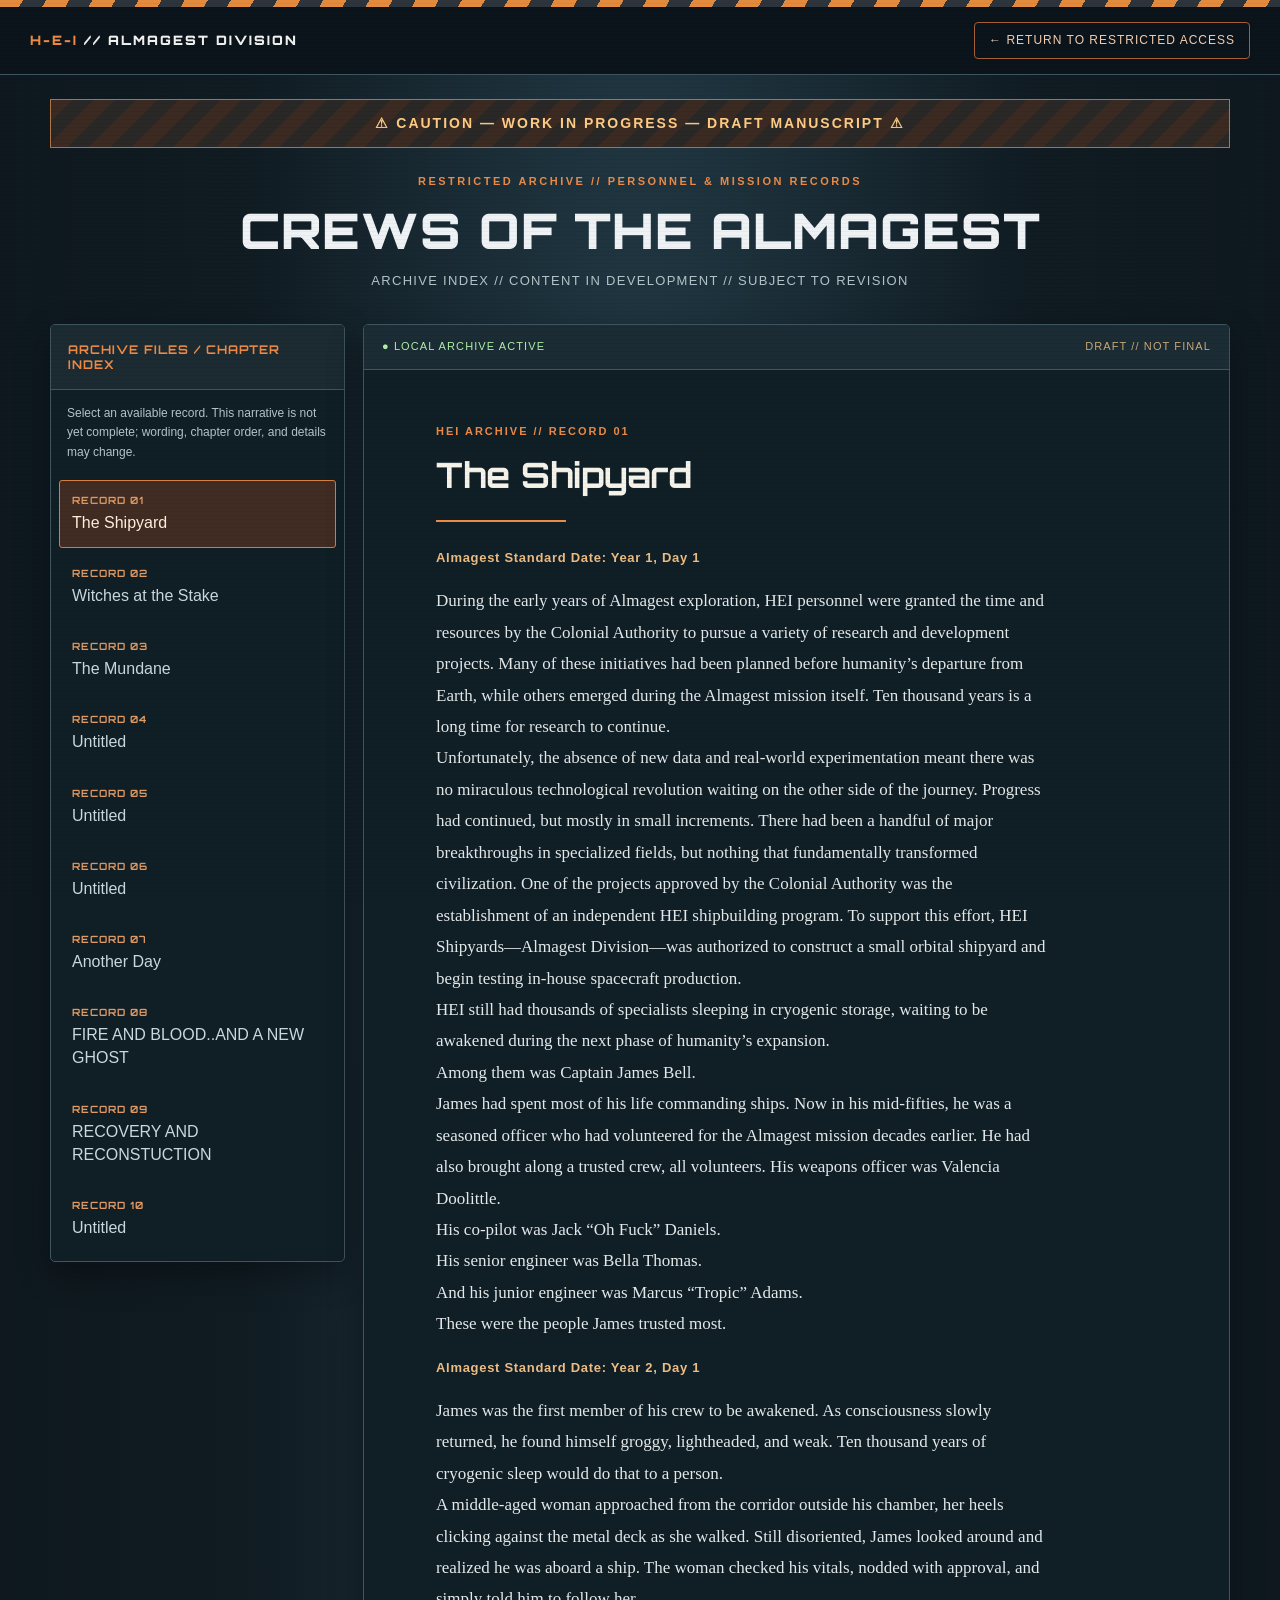
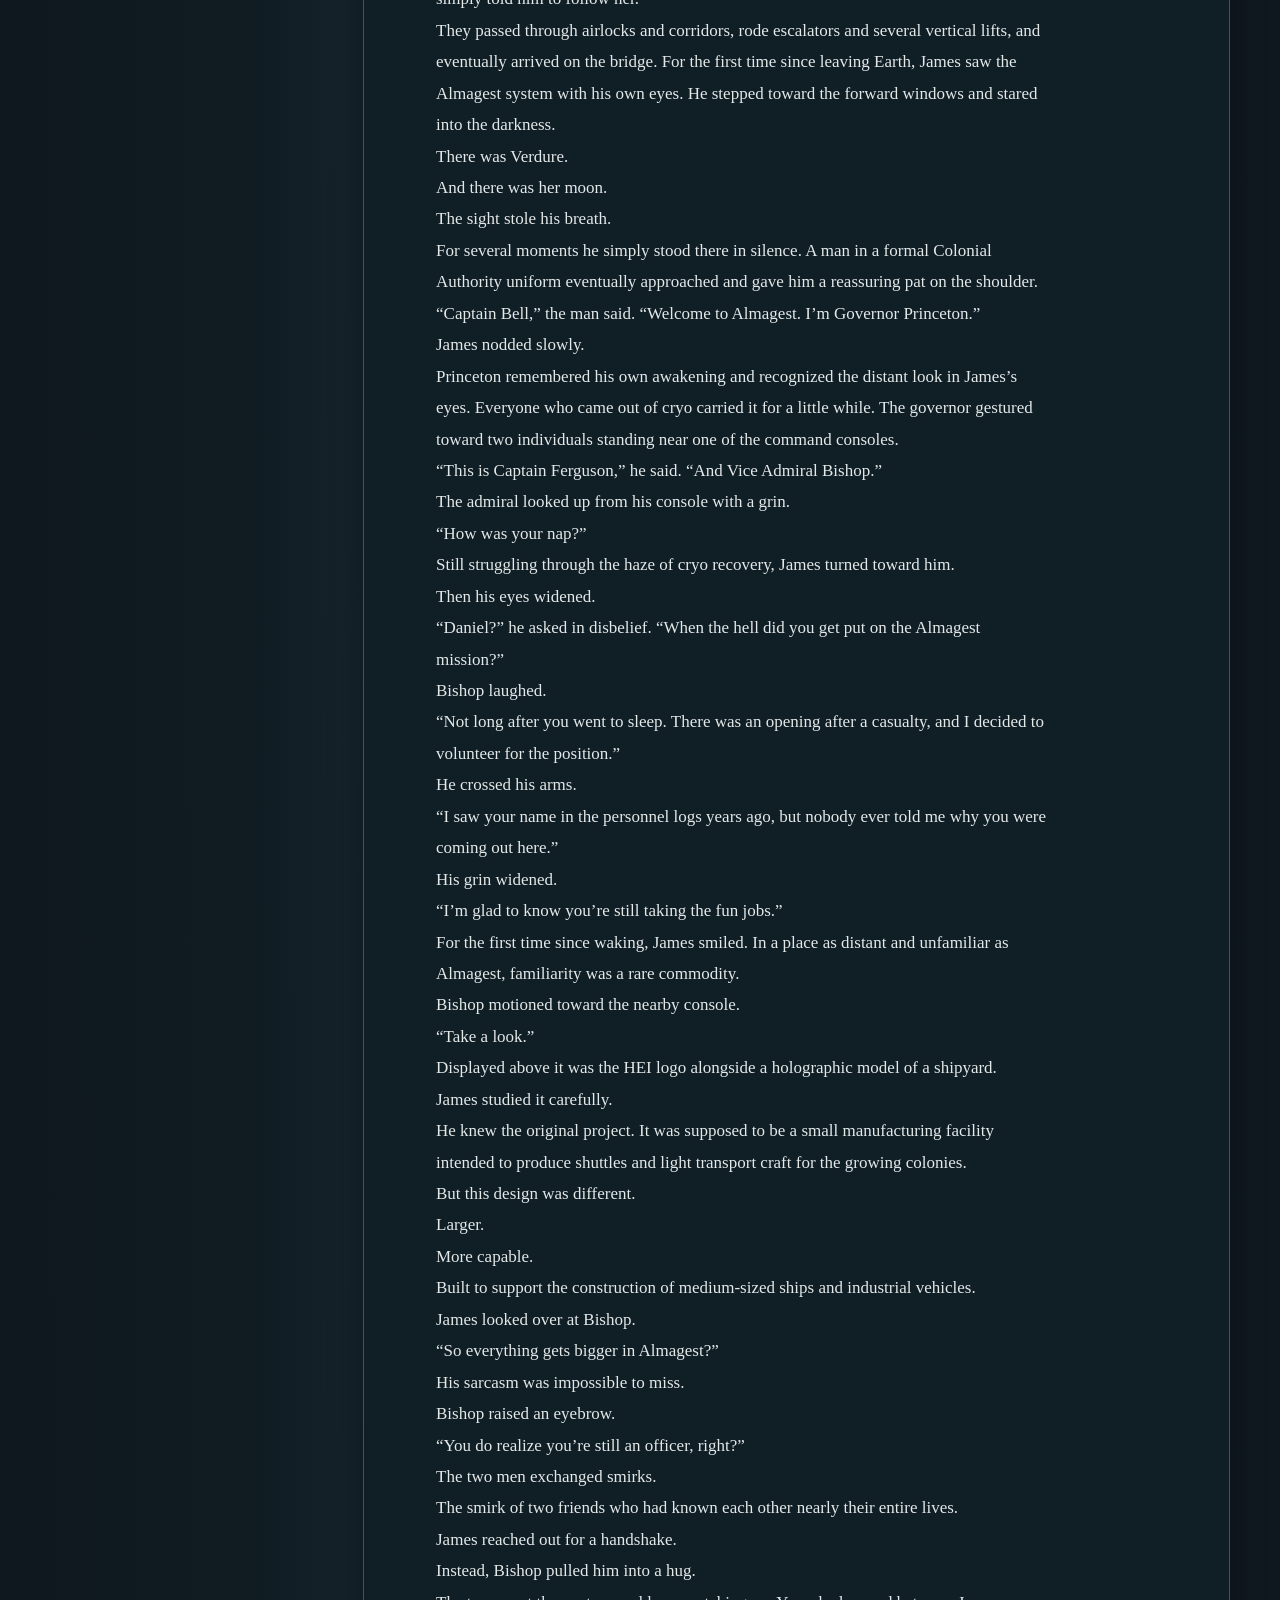
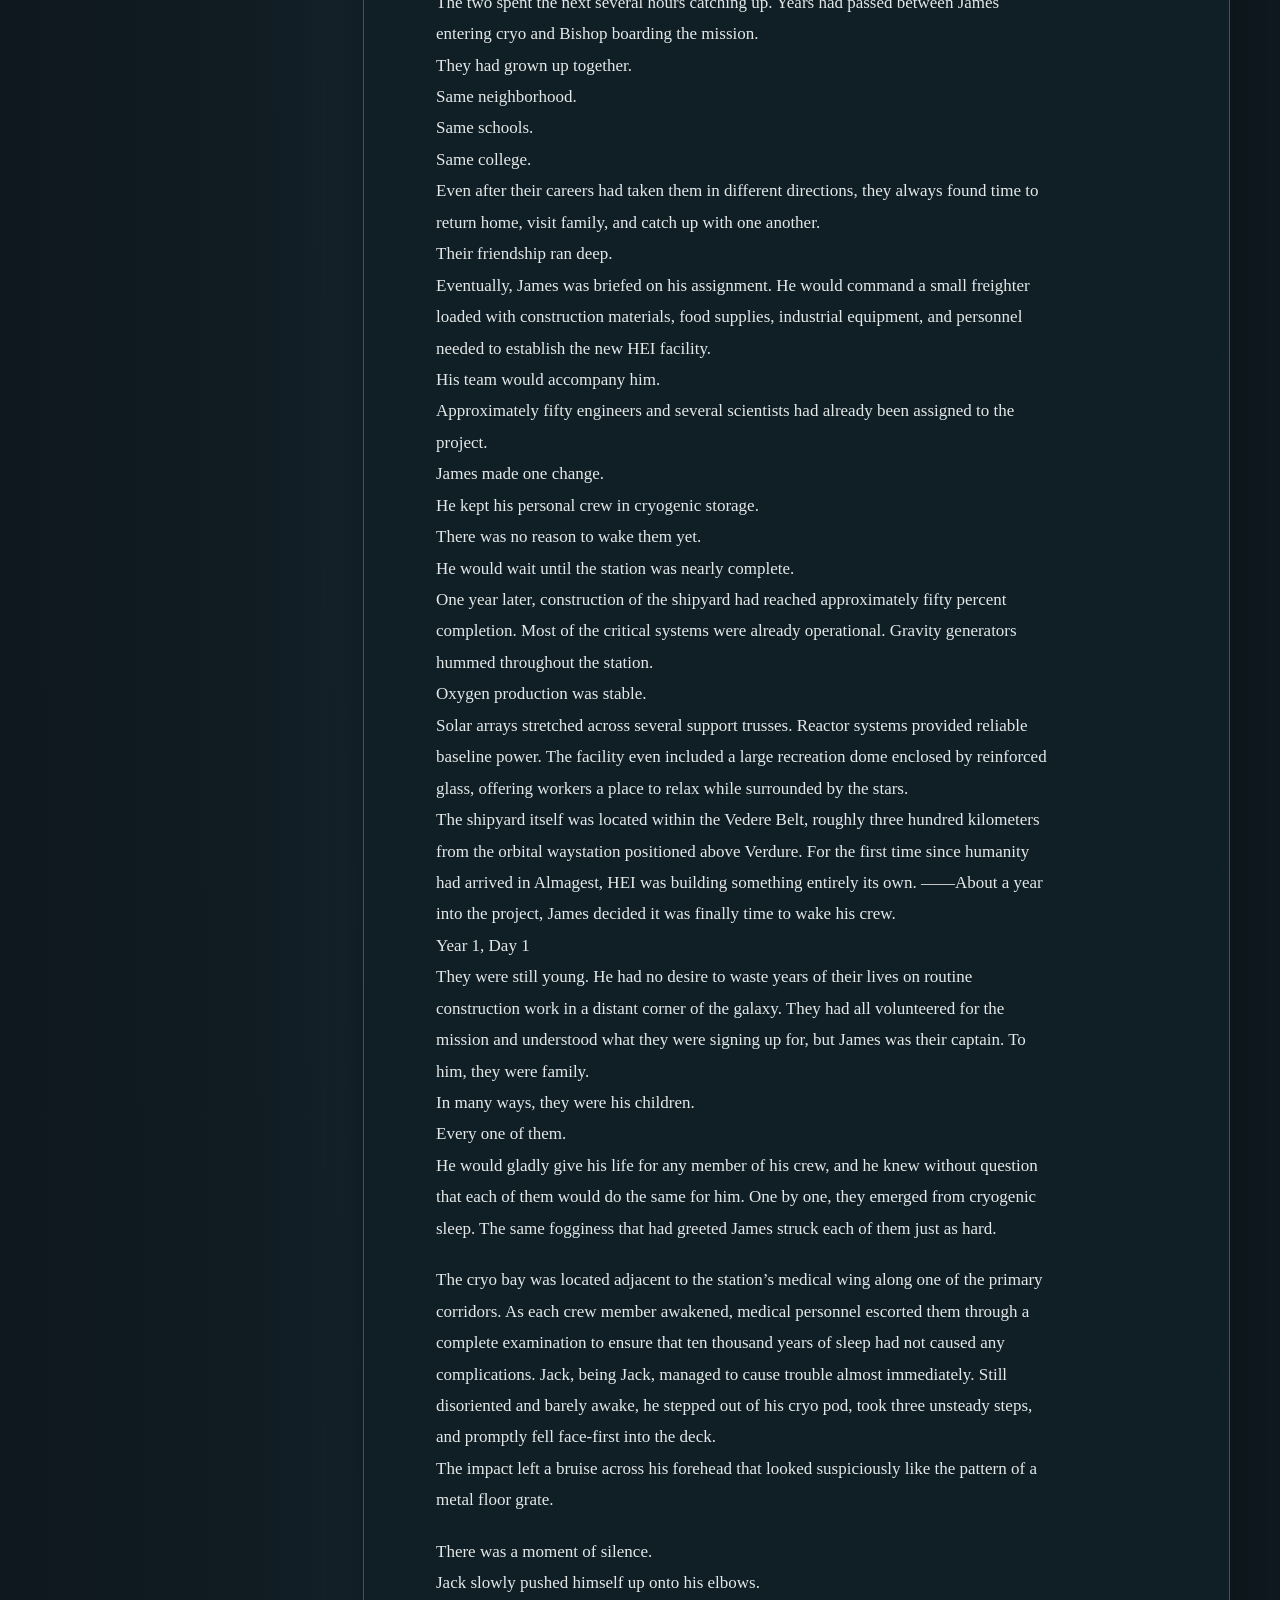
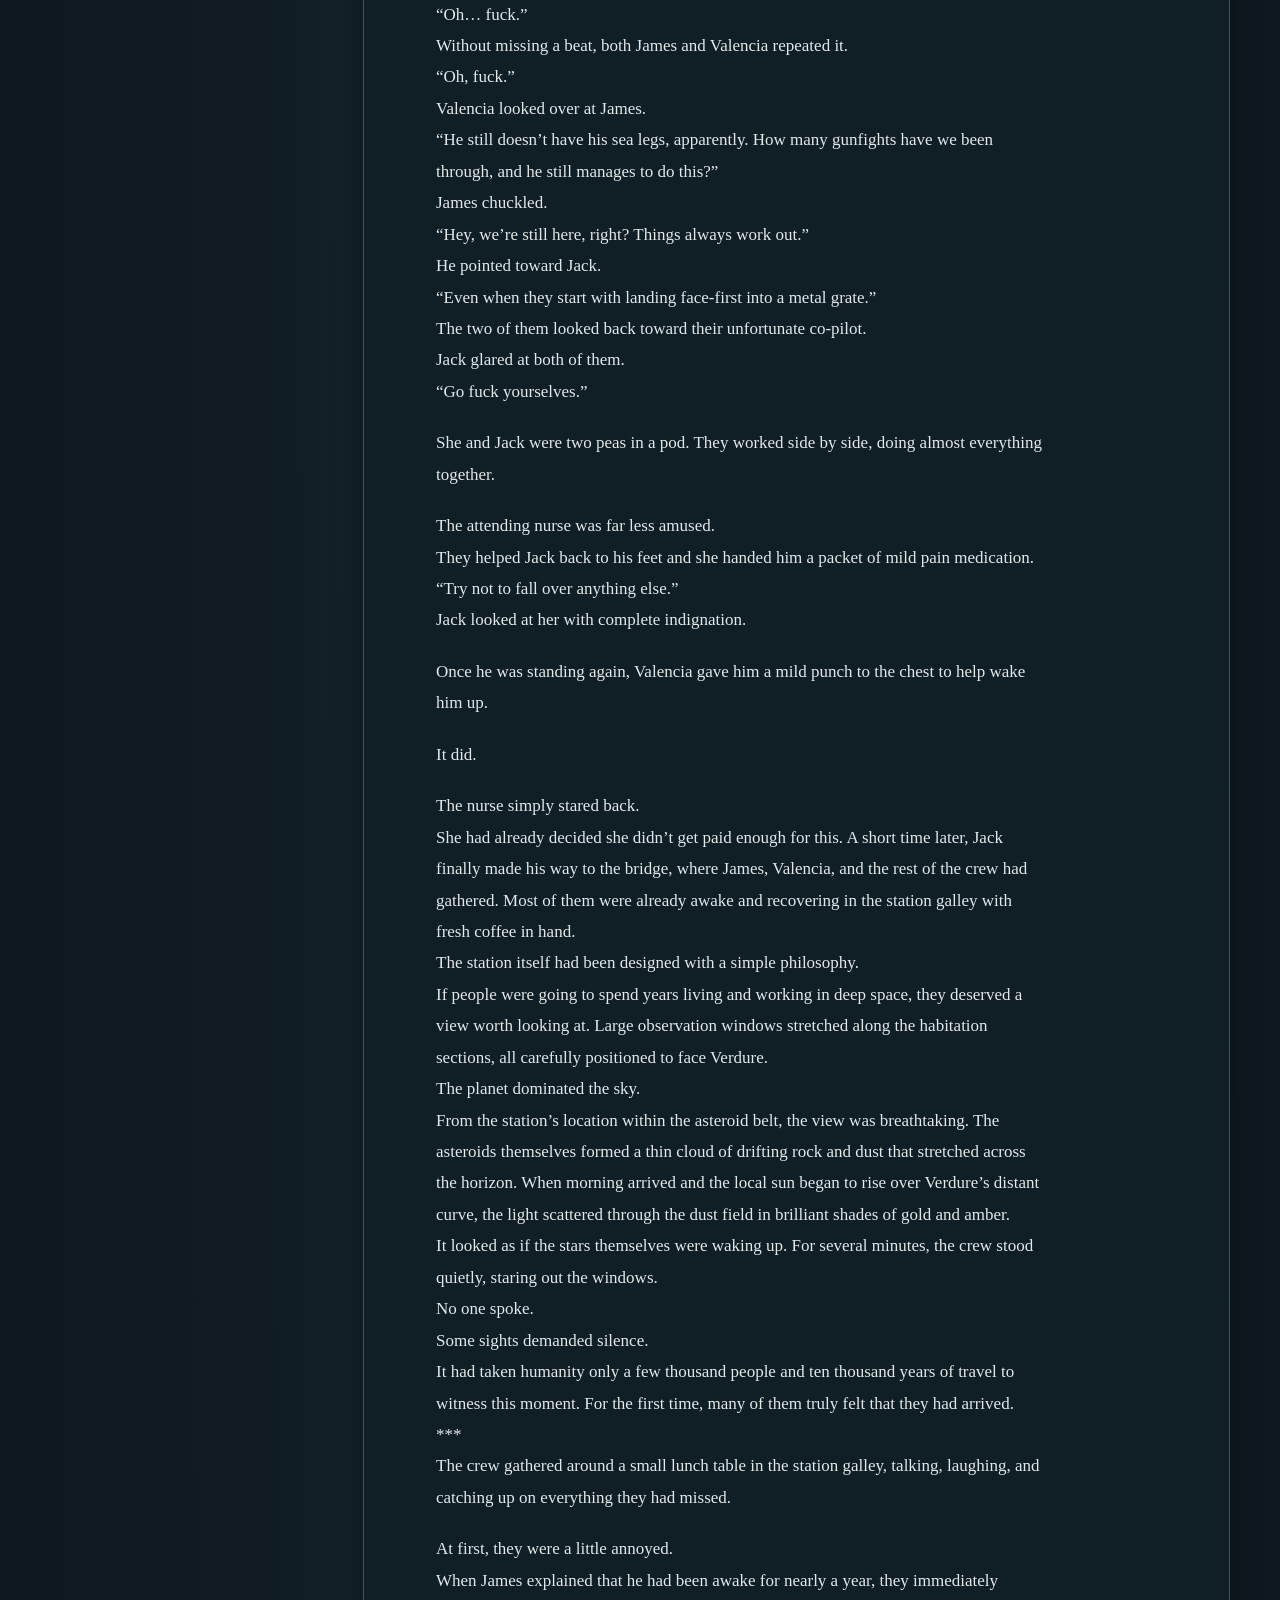
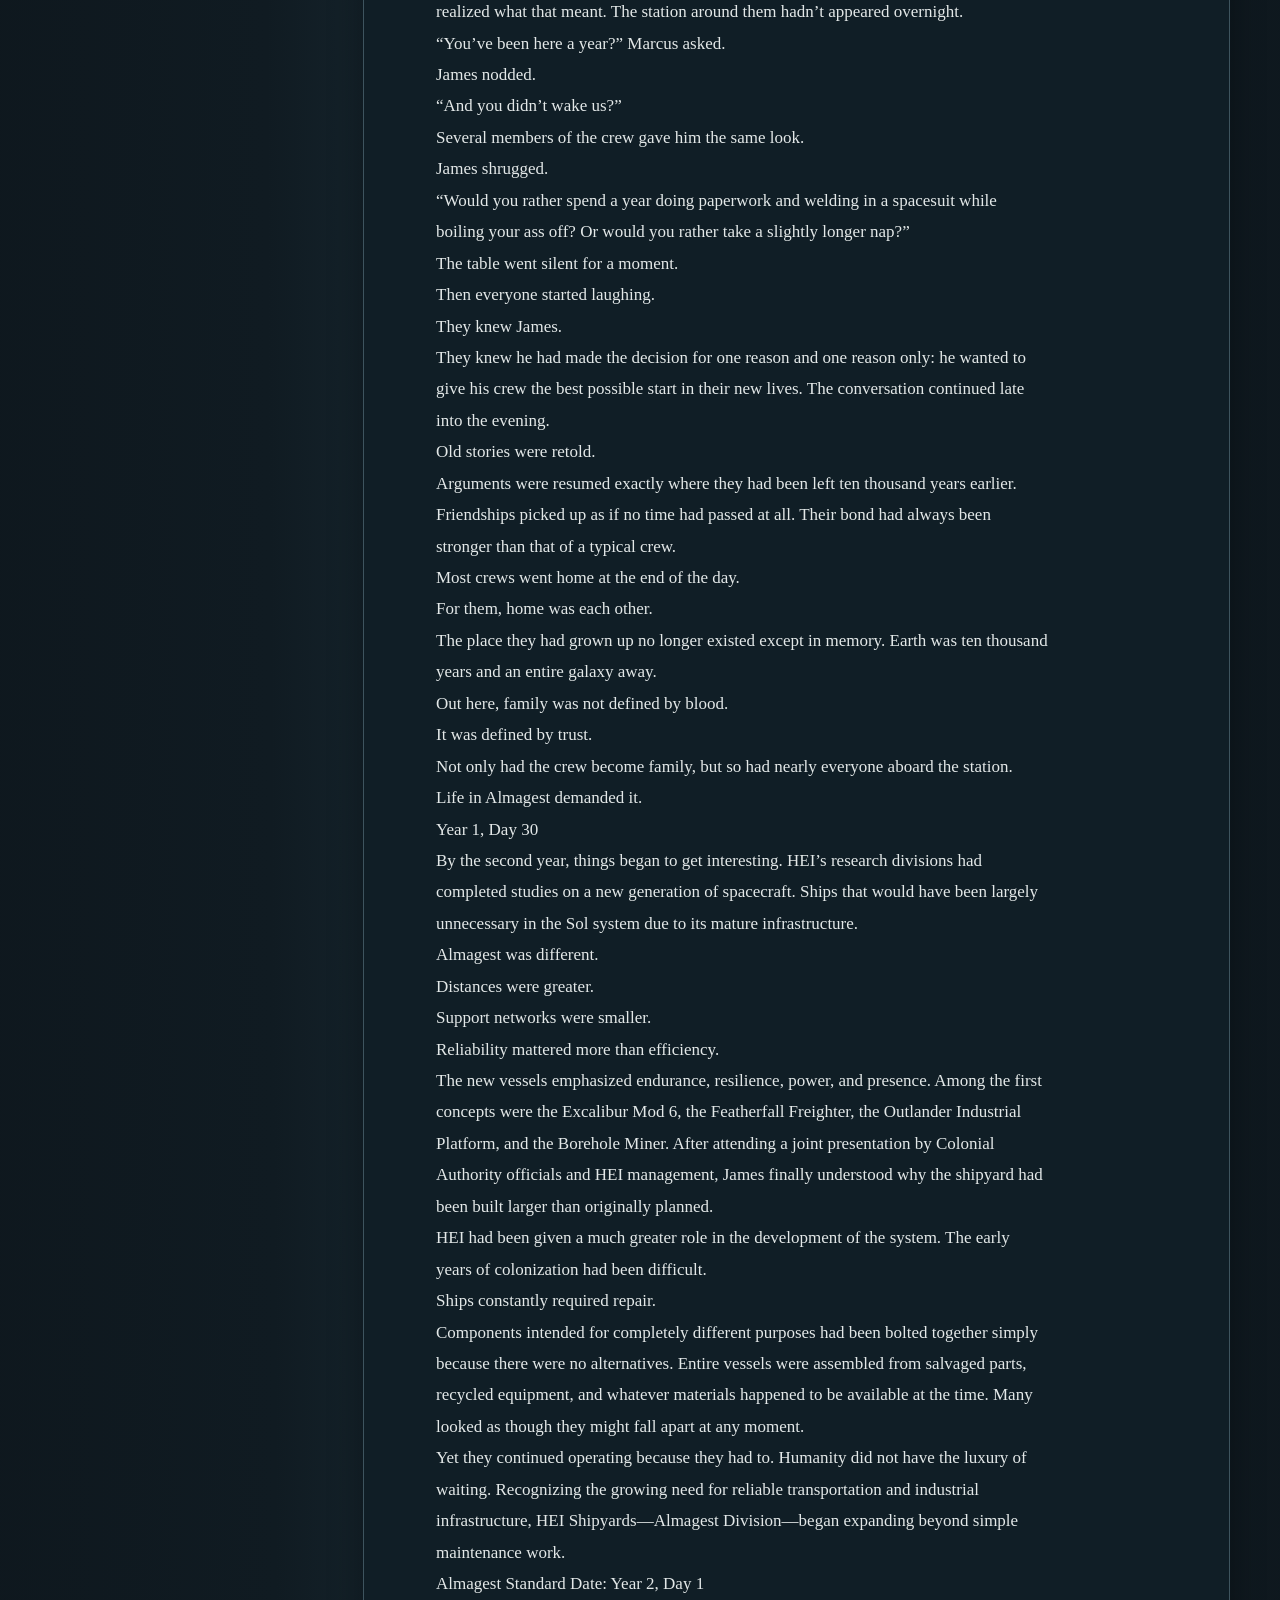
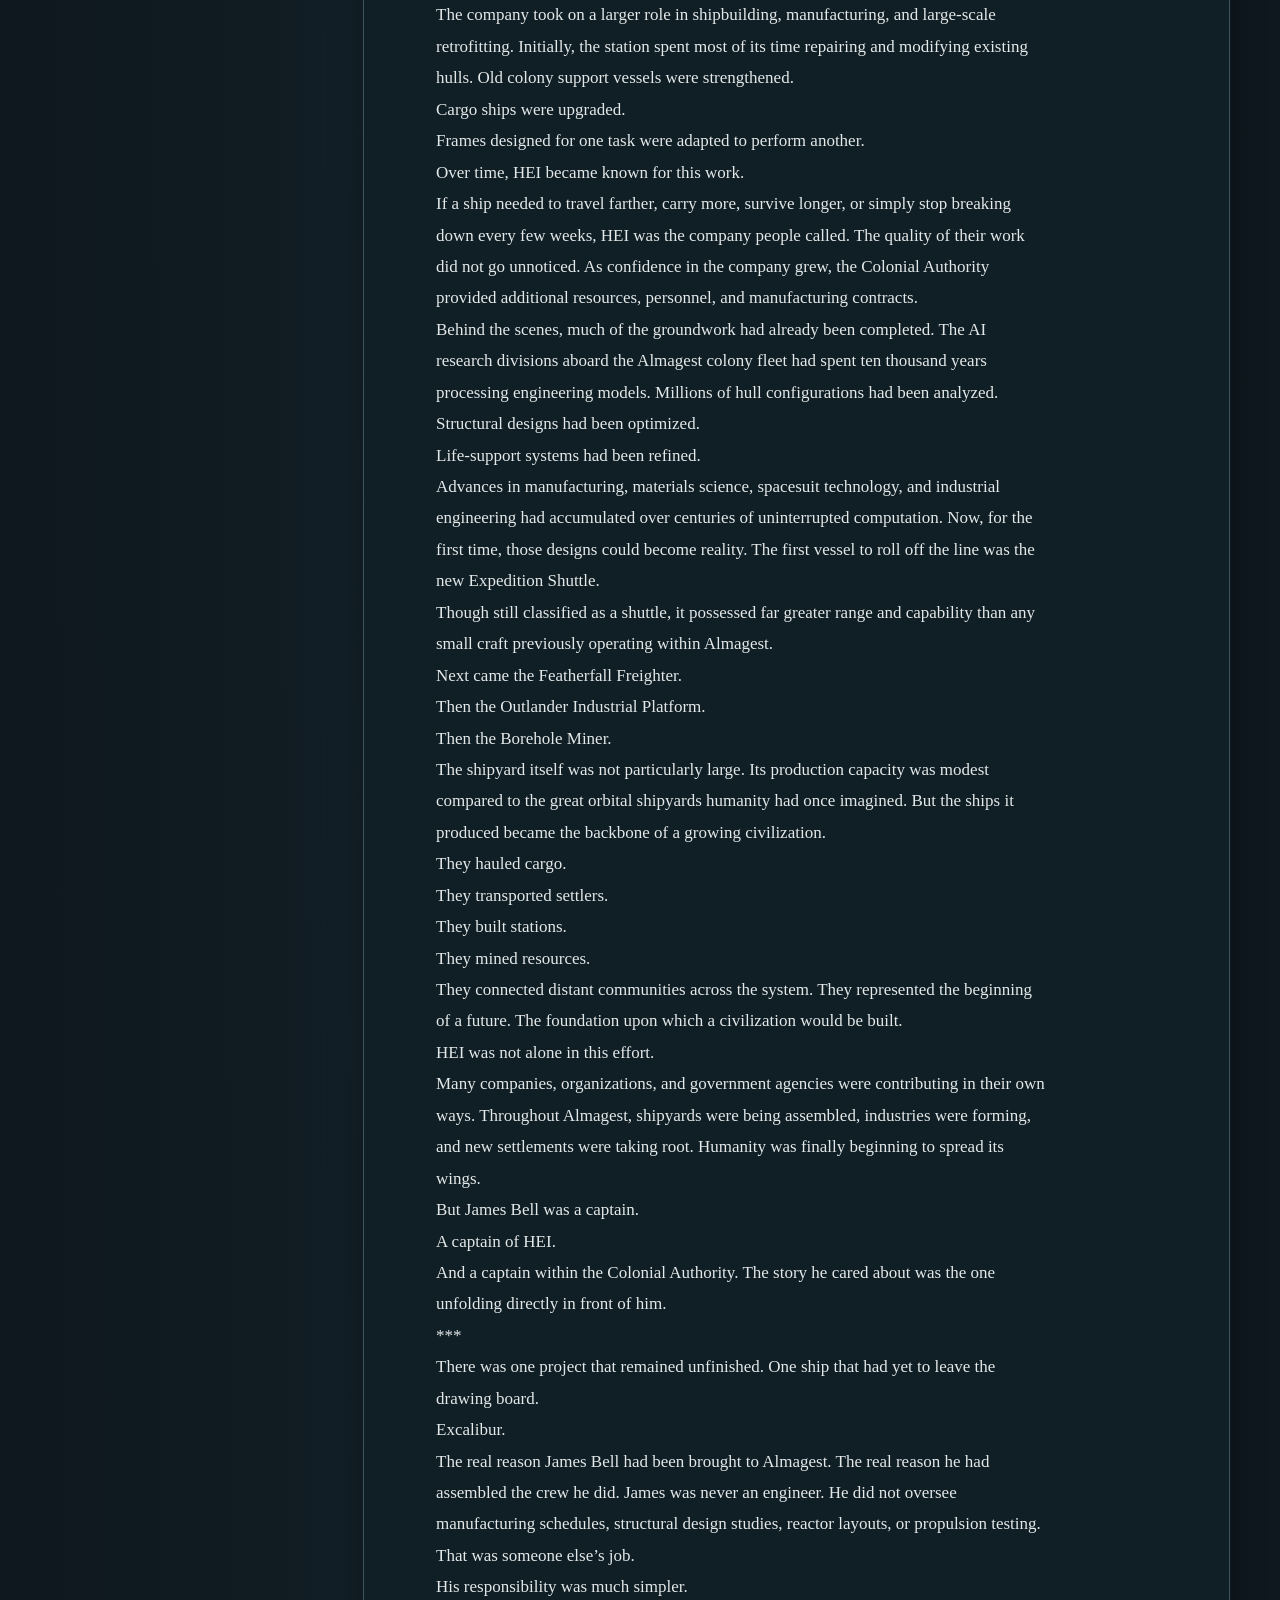
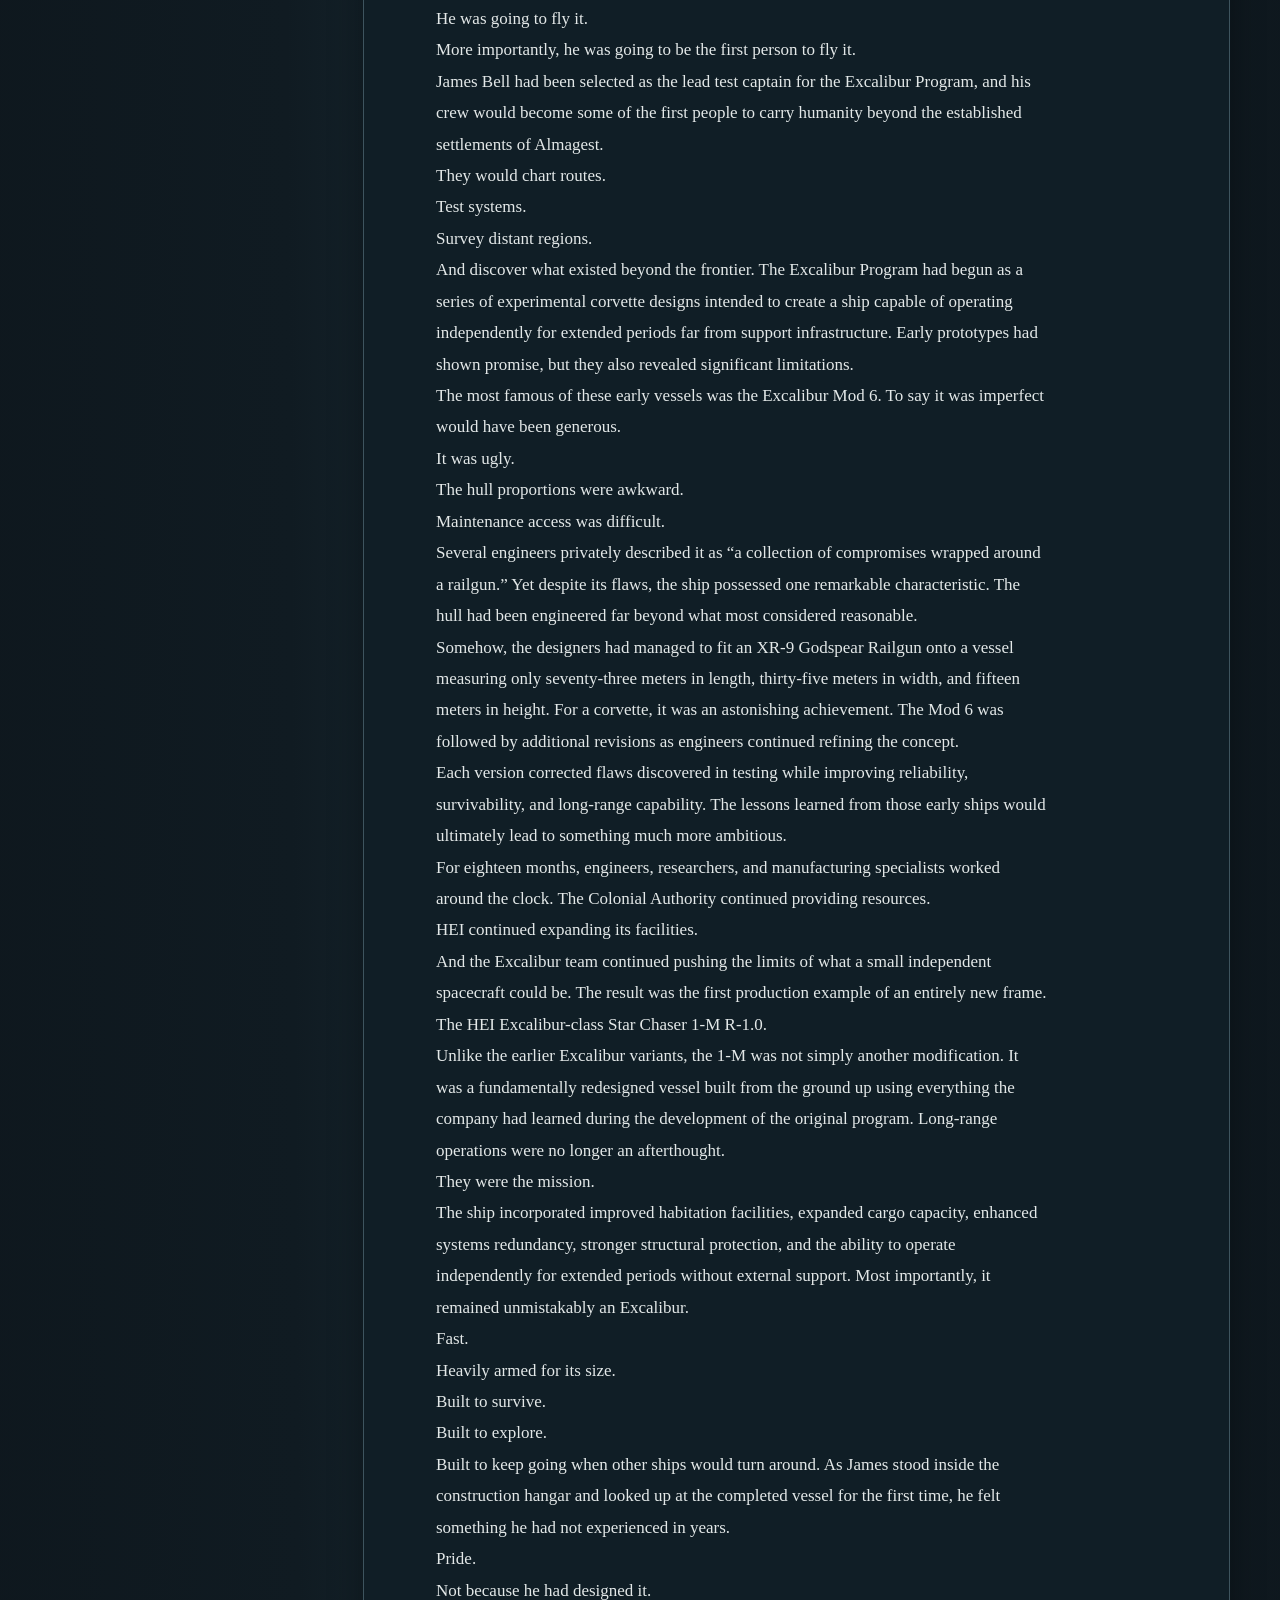
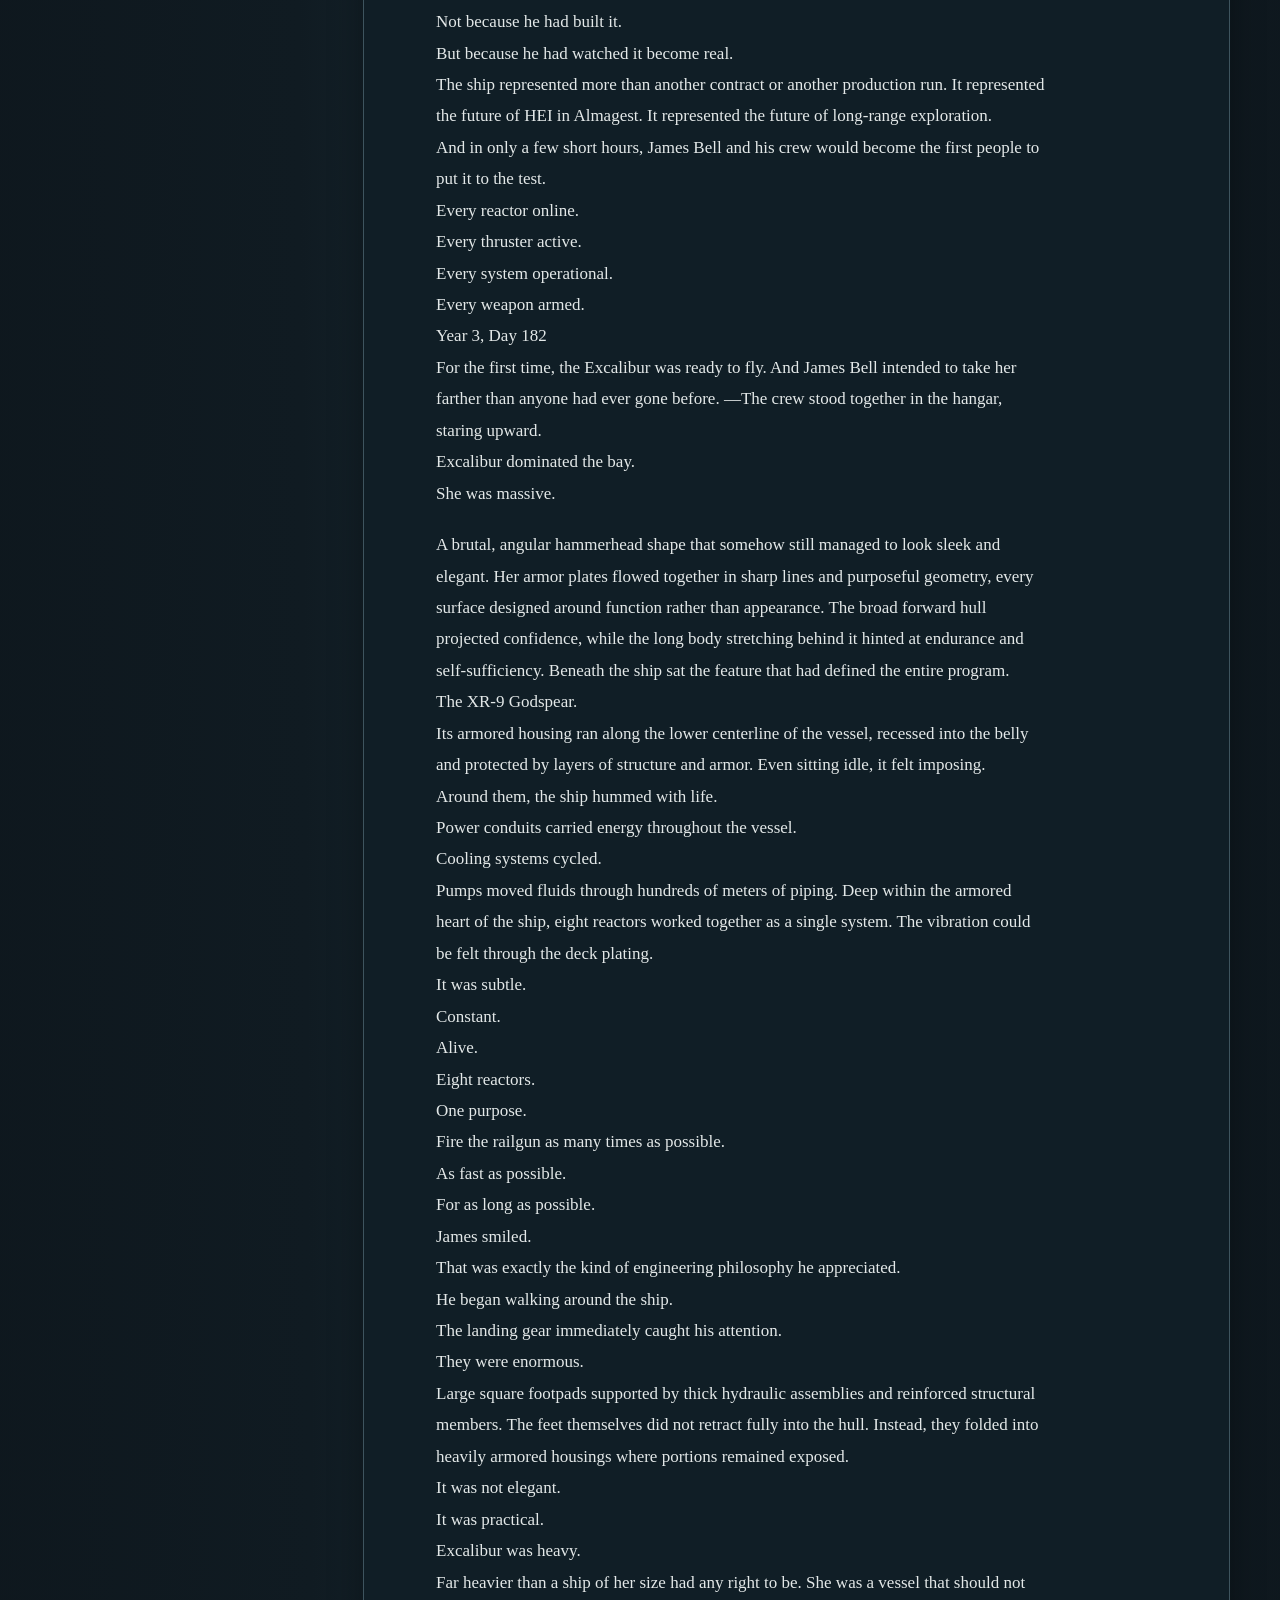
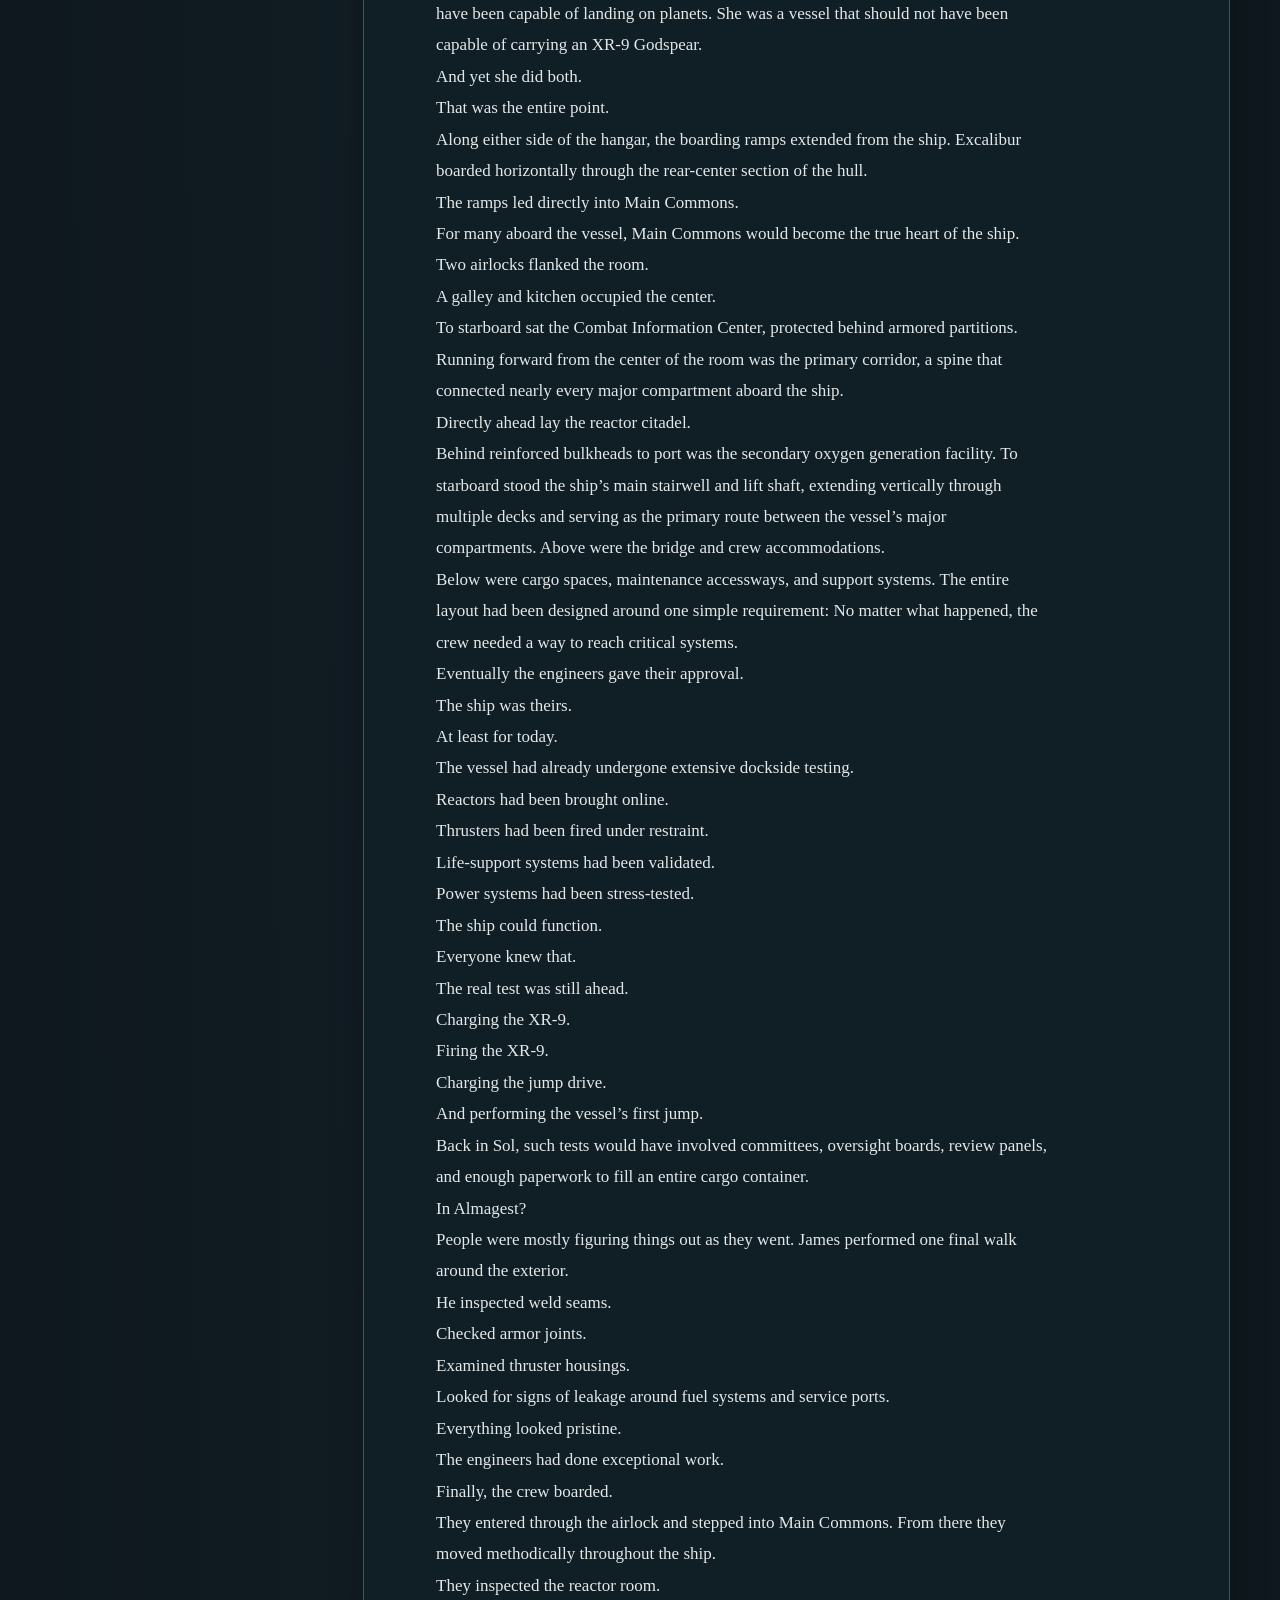
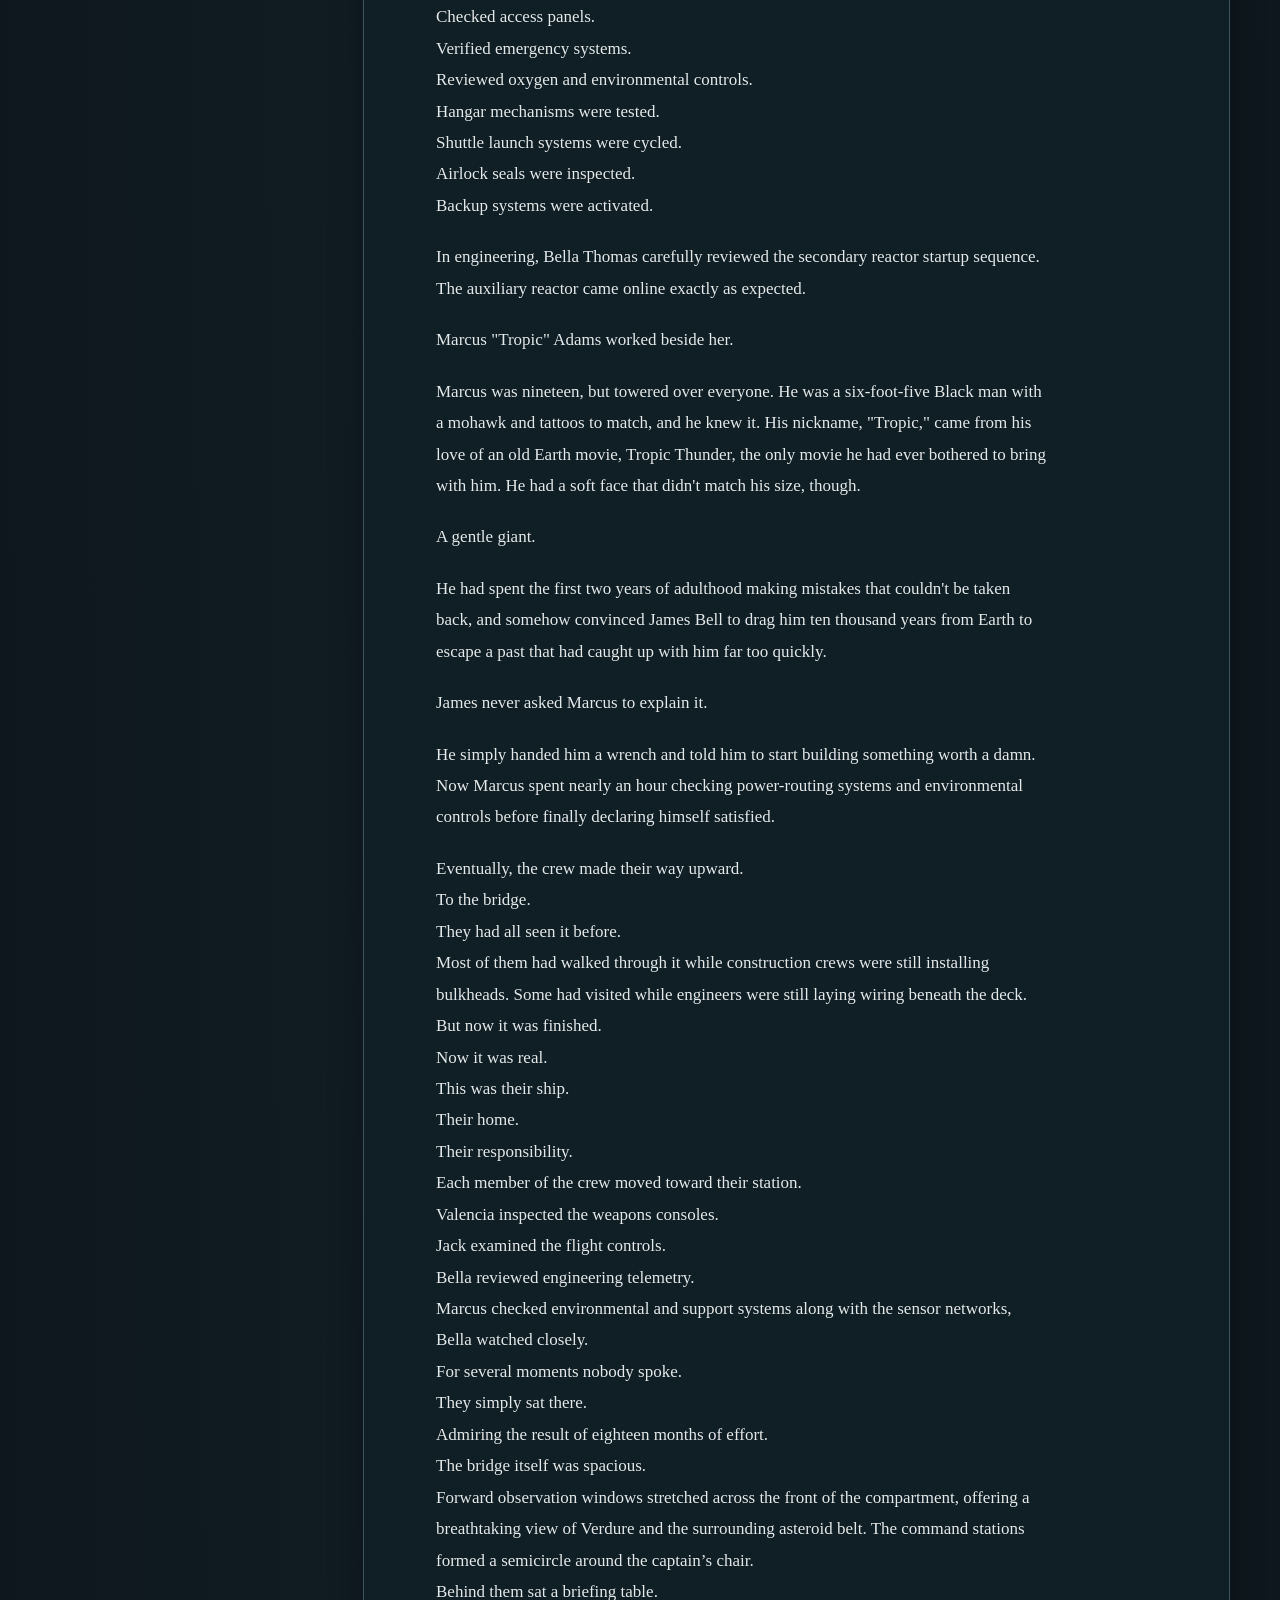
<file: crews-archive.html>
<!doctype html>
<html lang="en">
<head>
<meta charset="utf-8">
<meta name="viewport" content="width=device-width,initial-scale=1">
<meta name="theme-color" content="#10191f">
<title>Crews of the Almagest | HEI Restricted Archive</title>
<link rel="preconnect" href="https://fonts.googleapis.com">
<link rel="preconnect" href="https://fonts.gstatic.com" crossorigin>
<link href="https://fonts.googleapis.com/css2?family=Orbitron:wght@500;700;900&display=swap" rel="stylesheet">
<style>
:root{--bg:#0d151b;--panel:#14232b;--panel2:#1c2e36;--line:#3e545e;--orange:#ec8a45;--light:#f0f2ef;--dim:#b5c4c9;--hazard:#d5a64d;color-scheme:dark}
*{box-sizing:border-box}html{scroll-behavior:smooth}body{margin:0;background:radial-gradient(ellipse at 50% -15%,#233b47 0,#101b22 45%,#0d151b 100%);font:16px/1.75 Arial,Helvetica,sans-serif;color:var(--light);min-height:100vh}
body::before{content:"";position:fixed;inset:0;background:repeating-linear-gradient(to bottom,transparent 0 3px,#0001 4px);pointer-events:none;z-index:2}
a{color:var(--orange)}button{font:inherit;cursor:pointer}button:focus-visible,a:focus-visible{outline:3px solid #ffe2a7;outline-offset:4px}
.topline{height:7px;background:repeating-linear-gradient(120deg,#e28a3e 0 20px,#2d343b 20px 40px)}
.bar{display:flex;justify-content:space-between;align-items:center;flex-wrap:wrap;gap:12px;padding:15px max(22px,calc((100vw - 1220px)/2));background:#0b141b;border-bottom:1px solid var(--line);font-size:12px;letter-spacing:1px;text-transform:uppercase}
.brand{font-family:Orbitron,Arial,sans-serif;font-size:13px;letter-spacing:2px;font-weight:900}.brand span{color:var(--orange)}
.return{border:1px solid #a65e34;color:#f7cfb0;padding:7px 14px;border-radius:4px;text-decoration:none}.return:hover{background:#6c3825}
.shell{max-width:1220px;margin:auto;padding:24px 20px 70px}
.caution{padding:11px 16px;margin-bottom:24px;text-align:center;border:1px solid #af7648;background:repeating-linear-gradient(135deg,#3a2a21 0 15px,#2a2727 15px 30px);color:#ffcc86;font-size:14px;font-weight:800;letter-spacing:2px}
.heading{text-align:center;margin:22px auto 32px}.eyebrow{color:var(--orange);font-weight:bold;letter-spacing:2.5px;font-size:11px;text-transform:uppercase}h1{font:900 clamp(27px,4.5vw,49px)/1.2 Orbitron,Arial,sans-serif;letter-spacing:1px;margin:10px auto;color:#eef2f4}.sub{font-size:13px;letter-spacing:1.3px;color:var(--dim);text-transform:uppercase}
.screen{display:grid;grid-template-columns:minmax(235px,295px) minmax(0,1fr);gap:18px;align-items:start}.sidebar,.reader{border:1px solid var(--line);background:#101e26;box-shadow:0 12px 35px #0005;border-radius:5px;overflow:hidden}
.panel-title{font:700 12px Orbitron,Arial,sans-serif;text-transform:uppercase;letter-spacing:1px;color:var(--orange);padding:17px;border-bottom:1px solid var(--line);background:#1c2a32}
.side-note{margin:14px 16px 10px;font-size:12px;line-height:1.6;color:var(--dim)}
.chapter-list{padding:8px;display:flex;flex-direction:column;gap:5px}
.chapter{width:100%;background:transparent;color:#c7d8de;border:1px solid transparent;padding:13px 12px;text-align:left;line-height:1.45;border-radius:3px}
.chapter:hover{background:#243640;border-color:#45606a}.chapter[aria-current="true"]{background:#402c22;color:#fff0dd;border-color:#d57f42}
.chapter .no{display:block;font:700 10px Orbitron,Arial,sans-serif;color:#df9963;margin-bottom:5px;letter-spacing:1px}
.reader{min-height:510px}.reader-top{padding:12px 18px;border-bottom:1px solid var(--line);background:#1b2c34;display:flex;justify-content:space-between;gap:12px;flex-wrap:wrap;align-items:center;font-size:11px;letter-spacing:1.1px;text-transform:uppercase}
.lamp{color:#b1eeaa}.reader-top .right{color:#c9a877}
.paper{padding:clamp(20px,5vw,52px) clamp(20px,6vw,72px);max-width:940px;margin:auto}
.doc-label{font-size:11px;color:var(--orange);font-weight:700;letter-spacing:2px;text-transform:uppercase}.paper h2{font:700 clamp(23px,3.2vw,35px)/1.3 Orbitron,Arial,sans-serif;color:#f4f2e9;margin:12px 0 12px}
.divline{height:2px;max-width:130px;background:var(--orange);margin:22px 0 28px}
.prose{font:17px/1.85 Georgia,"Times New Roman",serif;color:#e3e8e8;white-space:pre-wrap;overflow-wrap:break-word}
.prose p{margin:0 0 20px}.prose .scene{color:#e9a16b;letter-spacing:5px;text-align:center;font:18px Arial,sans-serif;margin:36px 0}
.prose .date{color:#edbc83;font:700 13px Arial,sans-serif;letter-spacing:.7px}
.footer-nav{border-top:1px solid var(--line);padding:20px;display:flex;justify-content:space-between;gap:10px;flex-wrap:wrap;background:#15252d}
.action{background:#34291f;color:#ffcfaa;border:1px solid #b66a39;border-radius:3px;padding:10px 16px;font-size:13px;font-weight:bold}
.action:hover:not(:disabled){background:#5b3525}.action:disabled{opacity:.35;cursor:not-allowed}
.smallprint{margin-top:26px;text-align:center;font-size:12px;color:#91a6af}
@media(max-width:750px){.screen{grid-template-columns:1fr}.chapter-list{display:flex;flex-direction:row;overflow:auto}.chapter{min-width:180px}.paper{padding:24px}.prose{font-size:16px}}
@media(prefers-reduced-motion:reduce){html{scroll-behavior:auto}#warp,#warp *{animation:none!important}#warp{display:none}}
</style>
<link rel="stylesheet" href="/assets/hei-wormhole.css?v=20261029a">
</head>
<body>
<div id="warp" aria-hidden="true"><canvas id="wormhole-canvas"></canvas><div class="warp-vignette"></div>
<div class="warp-portal"><span class="warp-ring a"></span><span class="warp-ring b"></span><span class="warp-ring c"></span><span class="warp-ring d"></span><span class="warp-core"></span></div>
<div class="warp-shockwave"></div><div class="warp-flash"></div>
<div class="warp-readout"><div class="warp-overline">H-E-I // ALMAGEST ARCHIVE NETWORK</div>
<div class="warp-statuses"><span class="s1">CALCULATING JUMP VECTOR</span><span class="s2">STABILIZING WORMHOLE GEOMETRY</span><span class="s3">SYNCHRONIZING ARCHIVE NODE</span><span class="s4">ARCHIVE CONNECTION ESTABLISHED</span></div><div class="warp-progress"></div></div></div>
<div class="topline"></div>
<header class="bar"><div class="brand"><span>H-E-I</span> // ALMAGEST DIVISION</div><a class="return" href="/#crews">← RETURN TO RESTRICTED ACCESS</a></header>
<main class="shell">
<div class="caution">⚠ CAUTION — WORK IN PROGRESS — DRAFT MANUSCRIPT ⚠</div>
<div class="heading"><div class="eyebrow">Restricted archive // Personnel & mission records</div><h1>CREWS OF THE ALMAGEST</h1><div class="sub">Archive index // Content in development // Subject to revision</div></div>
<div class="screen">
<aside class="sidebar" aria-label="Archive chapter navigation"><div class="panel-title">Archive files / Chapter index</div><p class="side-note">Select an available record. This narrative is not yet complete; wording, chapter order, and details may change.</p><nav id="chapters" class="chapter-list" aria-label="Chapters">Loading records…</nav></aside>
<section class="reader" aria-label="Manuscript reader"><div class="reader-top"><span class="lamp">● LOCAL ARCHIVE ACTIVE</span><span class="right">DRAFT // NOT FINAL</span></div>
<article id="page" class="paper" aria-live="polite"><div class="doc-label">Retrieving record</div><h2>Connecting to archive…</h2></article>
<div class="footer-nav"><button type="button" class="action" id="prev" disabled>← Previous record</button><button type="button" class="action" id="next" disabled>Next record →</button></div>
</section>
</div><p class="smallprint">H-E-I Shipyards — Crews of the Almagest. Work-in-progress fiction; source manuscript remains subject to editing.</p>
</main>
<script>
(function(){
'use strict';
const list=document.getElementById('chapters'),page=document.getElementById('page'),prev=document.getElementById('prev'),next=document.getElementById('next');
let chapters=[],index=0;
function el(tag,cls,txt){const n=document.createElement(tag);if(cls)n.className=cls;if(txt!==undefined)n.textContent=txt;return n;}
function render(){
 const c=chapters[index];if(!c)return;
 list.replaceChildren(...chapters.map((ch,i)=>{const b=el('button','chapter');b.type='button';b.setAttribute('aria-current',i===index?'true':'false');b.append(el('span','no','RECORD '+String(ch.number).padStart(2,'0')),el('span','',ch.title));b.addEventListener('click',()=>go(i));return b;}));
 page.replaceChildren(el('div','doc-label','HEI ARCHIVE // RECORD '+String(c.number).padStart(2,'0')),el('h2','',c.title),el('div','divline'));
 const prose=el('div','prose');
 const blocks=c.text.split(/\n\s*\n/).map(s=>s.trim()).filter(Boolean);
 for(const block of blocks){
  if(/^\*{3,}$/.test(block)){prose.append(el('p','scene',block));continue;}
  const date=block.match(/^((?:Almagest Standard Date:|Year\s+\d+,\s*Day\s+\d+)[^\n]*)(?:\n([\s\S]*))?$/i);
  if(date){
   prose.append(el('p','date',date[1].trim()));
   if(date[2]&&date[2].trim())prose.append(el('p','',date[2].trim()));
  }else{prose.append(el('p','',block));}
 }
 page.append(prose);prev.disabled=index===0;next.disabled=index===chapters.length-1;
 const h='#record-'+c.number;if(location.hash!==h)history.replaceState(null,'',h);
}
function go(i){index=Math.max(0,Math.min(i,chapters.length-1));render();if(!window.matchMedia('(prefers-reduced-motion: reduce)').matches)window.scrollTo({top:0,behavior:'smooth'});else window.scrollTo(0,0);}
prev.addEventListener('click',()=>go(index-1));next.addEventListener('click',()=>go(index+1));
fetch('/data/crews-manuscript.json',{cache:'no-store'}).then(r=>{if(!r.ok)throw Error('HTTP '+r.status);return r.json();}).then(data=>{
 chapters=Array.isArray(data.chapters)?data.chapters.filter(x=>x&&typeof x.text==='string'&&typeof x.title==='string'):[];
 if(!chapters.length)throw Error('No chapters available');
 const requested=Number((location.hash.match(/^#record-(\d+)$/)||[])[1]);
 const found=chapters.findIndex(x=>x.number===requested);index=found>=0?found:0;render();
}).catch(err=>{page.replaceChildren(el('h2','','Archive temporarily unavailable'),el('p','', 'The story files could not be loaded. Please try again later.'));list.textContent='Archive connection error';console.error('HEI archive:',err);});
})();
</script>
<script defer src="/assets/hei-wormhole.js?v=20261029a"></script>
</body>
</html>
</file>
<file: assets/hei-wormhole.css>
/* HEI Shipyards — cinematic wormhole archive ingress (4 seconds) */
#warp{position:fixed;inset:0;z-index:1000;background:#020710;overflow:hidden;isolation:isolate;display:grid;place-items:center;pointer-events:auto;opacity:1;animation:hei-wormhole-reveal 3.9s ease-in-out forwards}
#warp canvas{position:absolute;inset:0;width:100%;height:100%;display:block}
#warp .warp-vignette{position:absolute;inset:-3%;background:radial-gradient(ellipse at center,transparent 18%,rgba(2,10,20,.12) 40%,#01040b 95%);mix-blend-mode:multiply}
#warp .warp-portal{position:absolute;top:50%;left:50%;width:min(68vw,72vh);aspect-ratio:1;transform:translate(-50%,-50%) scale(.08);opacity:0;animation:hei-portal-enter 3.26s cubic-bezier(.21,.66,.25,1) forwards}
#warp .warp-ring{position:absolute;inset:0;display:block;border:2px solid rgba(139,212,255,.35);border-radius:50%;box-shadow:0 0 30px rgba(69,152,255,.27),inset 0 0 30px rgba(95,175,255,.24);background:conic-gradient(from 40deg,transparent 0 32deg,rgba(136,220,255,.22) 42deg,transparent 58deg 115deg,rgba(85,160,250,.16) 139deg,transparent 166deg 224deg,rgba(217,239,255,.2) 242deg,transparent 264deg 360deg);filter:drop-shadow(0 0 13px #358cdb77)}
#warp .warp-ring.a{animation:hei-ring-forward 3.3s linear infinite}
#warp .warp-ring.b{inset:15%;animation:hei-ring-back 2.7s linear infinite}
#warp .warp-ring.c{inset:30%;border-color:rgba(198,238,255,.48);animation:hei-ring-forward 1.9s linear infinite}
#warp .warp-ring.d{inset:41%;border-color:rgba(232,248,255,.64);animation:hei-ring-back 1.3s linear infinite}
#warp .warp-core{position:absolute;inset:44%;border-radius:50%;background:radial-gradient(circle,#f6fcff 0%,#b4dfff 23%,#589be6 42%,rgba(30,91,172,.5) 65%,transparent 82%);box-shadow:0 0 45px 19px rgba(99,189,255,.6),0 0 130px 45px rgba(52,107,210,.4);animation:hei-core-pulse .75s ease-in-out infinite alternate}
#warp .warp-shockwave{position:absolute;left:50%;top:50%;width:35vmin;height:35vmin;border:2px solid rgba(185,224,255,.72);border-radius:50%;transform:translate(-50%,-50%) scale(0);box-shadow:0 0 30px rgba(105,191,255,.55),inset 0 0 16px rgba(255,255,255,.25);opacity:0;animation:hei-wormhole-shockwave 3.9s ease-out forwards}
#warp .warp-flash{position:absolute;inset:0;opacity:0;background:radial-gradient(ellipse at center,#fff 0%,#d4efff 22%,rgba(145,191,255,.92) 47%,rgba(16,47,93,.7) 75%,transparent 100%);mix-blend-mode:screen;animation:hei-wormhole-flash 3.9s ease-out forwards}
#warp .warp-readout{position:absolute;bottom:10%;left:5%;width:90%;text-align:center;font-family:Orbitron,Arial,sans-serif;text-transform:uppercase;letter-spacing:2.4px;text-shadow:0 0 16px #8ec5ff88;z-index:2}
#warp .warp-overline{color:#8bb9d9;font-size:10px;letter-spacing:3px;margin-bottom:8px;opacity:0;animation:hei-readout-header 3.9s ease forwards}
#warp .warp-statuses{height:29px;position:relative;max-width:680px;margin:0 auto}
#warp .warp-statuses span{position:absolute;inset:0;font-size:clamp(10px,1.3vw,14px);font-weight:700;color:#e3f3ff;opacity:0;white-space:normal}
#warp .warp-statuses .s1{animation:hei-readout-line 1.12s .18s ease both}
#warp .warp-statuses .s2{animation:hei-readout-line 1.1s 1.1s ease both}
#warp .warp-statuses .s3{animation:hei-readout-line 1.05s 2.05s ease both}
#warp .warp-statuses .s4{color:#ffd2a0;text-shadow:0 0 20px #ee884e99;animation:hei-readout-final 1.05s 2.89s ease both}
#warp .warp-progress{height:2px;width:min(360px,70%);background:#3c658064;margin:11px auto 0;overflow:hidden}
#warp .warp-progress::after{content:"";display:block;width:100%;height:100%;transform-origin:left;transform:scaleX(0);background:linear-gradient(90deg,#3c8fc5,#caf1ff 75%,#ef9c62);box-shadow:0 0 12px #75c9ff;animation:hei-progress 3.25s linear both}
@keyframes hei-progress{0%{transform:scaleX(0)}100%{transform:scaleX(1)}}
@keyframes hei-wormhole-reveal{0%,82%{opacity:1;visibility:visible}100%{opacity:0;visibility:hidden}}
@keyframes hei-portal-enter{0%{transform:translate(-50%,-50%) scale(.04);opacity:0}16%{opacity:.55}55%{transform:translate(-50%,-50%) scale(.82);opacity:.9}83%{transform:translate(-50%,-50%) scale(1.1);opacity:1}100%{transform:translate(-50%,-50%) scale(3);opacity:0}}
@keyframes hei-ring-forward{to{transform:rotate(360deg)}}
@keyframes hei-ring-back{to{transform:rotate(-360deg)}}
@keyframes hei-core-pulse{to{transform:scale(1.38);filter:brightness(1.4)}}
@keyframes hei-wormhole-shockwave{0%,62%{transform:translate(-50%,-50%) scale(0);opacity:0}70%{opacity:.8}87%{opacity:.35}100%{transform:translate(-50%,-50%) scale(7);opacity:0}}
@keyframes hei-wormhole-flash{0%,70%{opacity:0}79%{opacity:.1}85%{opacity:.86}91%{opacity:.12}100%{opacity:0}}
@keyframes hei-readout-header{0%,8%{opacity:0}14%,74%{opacity:1}87%,100%{opacity:0}}
@keyframes hei-readout-line{0%,10%{opacity:0}25%,76%{opacity:1}100%{opacity:0}}
@keyframes hei-readout-final{0%,10%{opacity:0}25%,80%{opacity:1}100%{opacity:0}}
@media(max-width:650px){#warp .warp-portal{width:86vw}#warp .warp-readout{bottom:13%;letter-spacing:1.3px}#warp .warp-overline{font-size:9px}#warp .warp-statuses{height:45px}}
@media(prefers-reduced-motion:reduce){#warp,#warp *{animation:none!important}#warp{display:none!important}}
</file>
